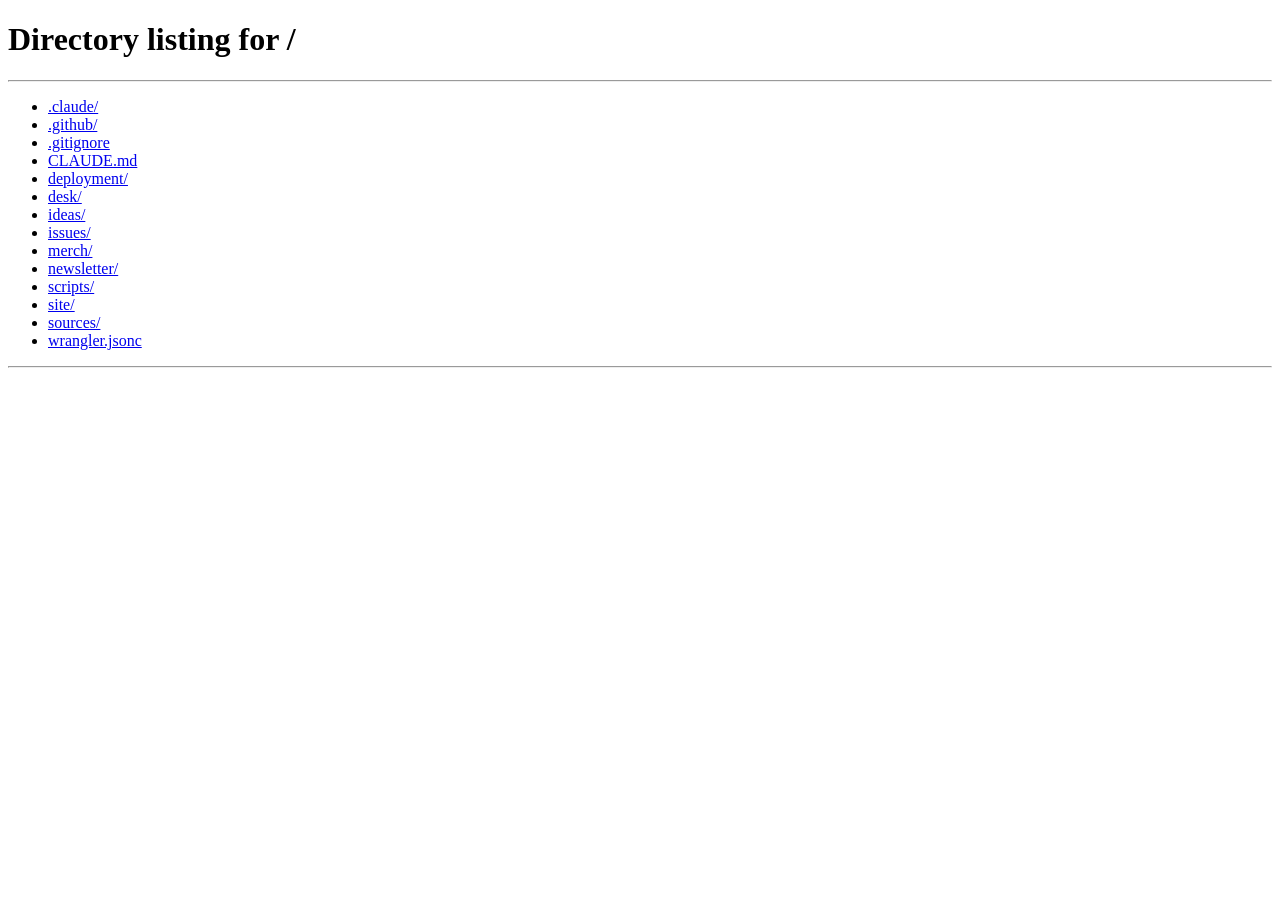
<file: site/archive.html>
<!doctype html>
<html lang="en">
<head>
<meta charset="utf-8">
<meta name="viewport" content="width=device-width, initial-scale=1">
<meta http-equiv="refresh" content="0; url=/">
<link rel="canonical" href="https://eastlakeviewledger.com/">
<title>The East Lakeview Ledger</title>
</head>
<body>
<p>All issues are now on <a href="/">the East Lakeview Ledger homepage</a>.</p>
<script>window.location.replace("/");</script>
</body>
</html>
</file>
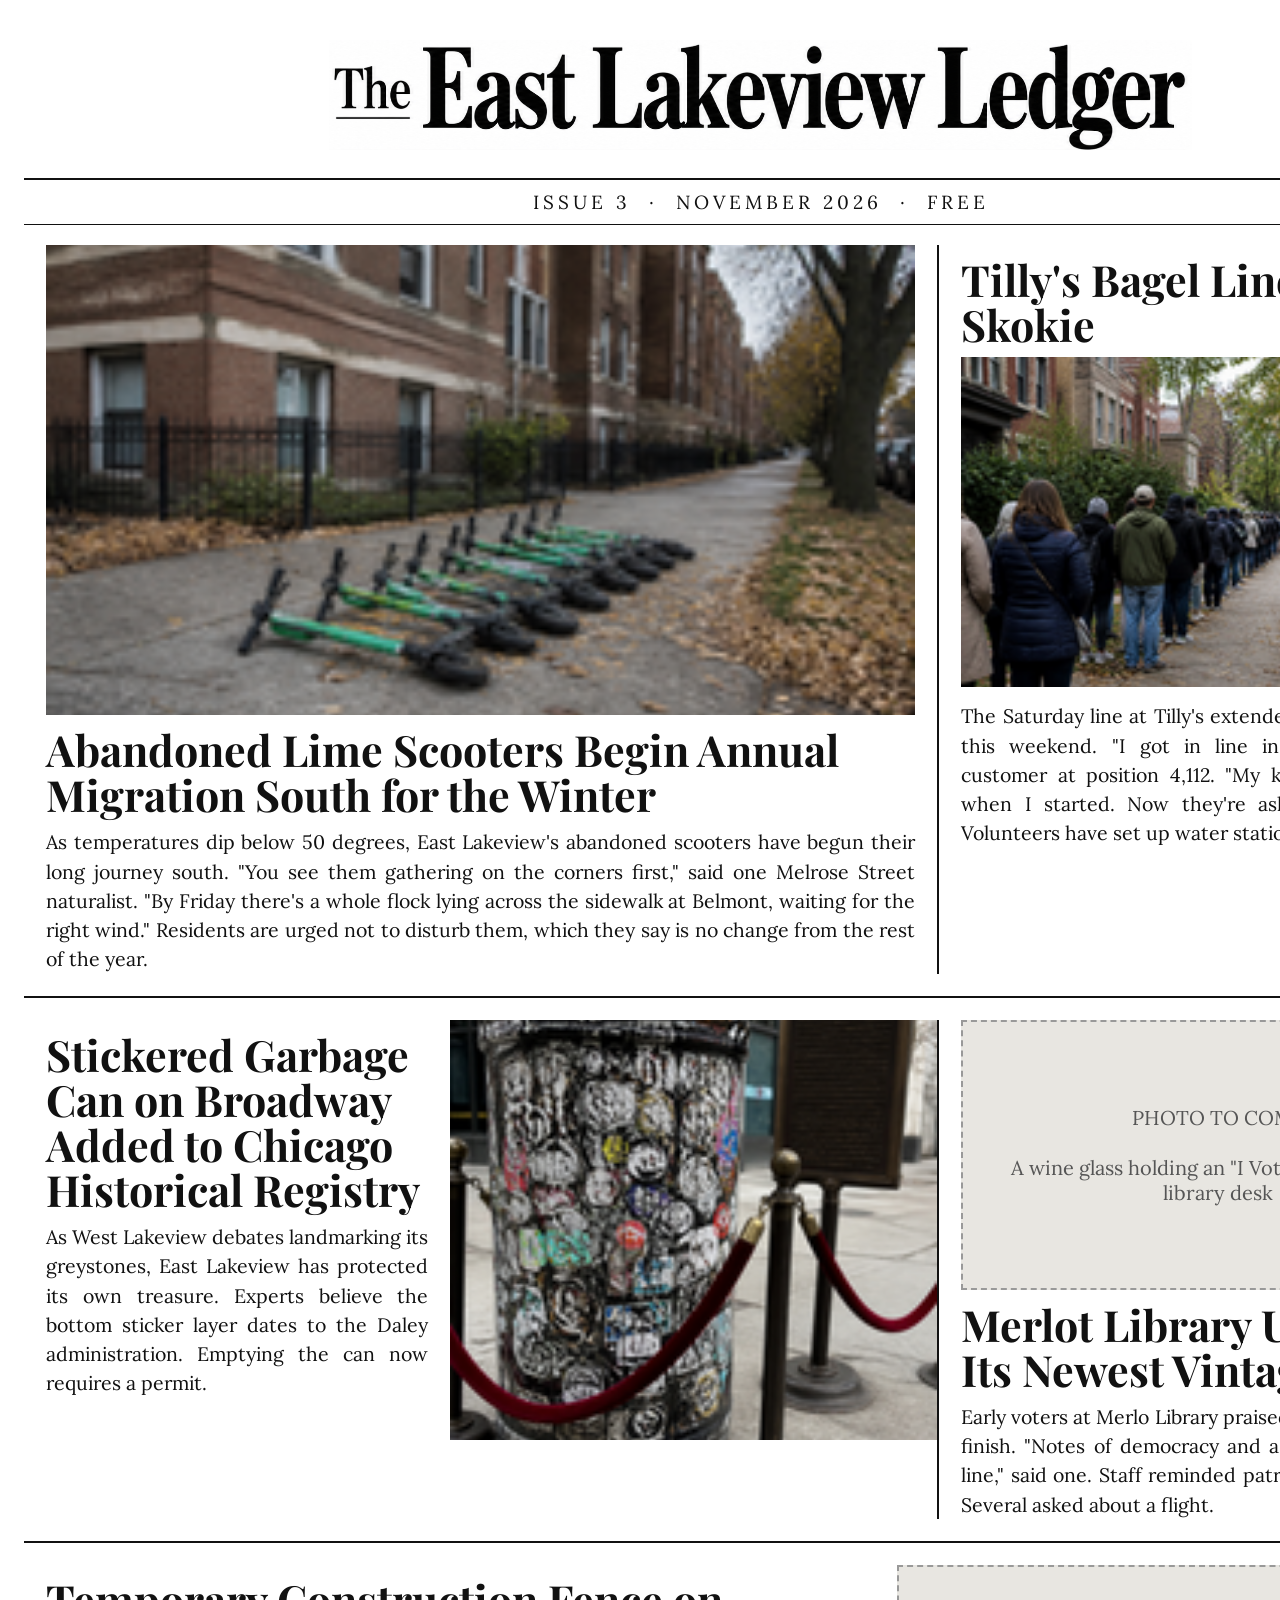
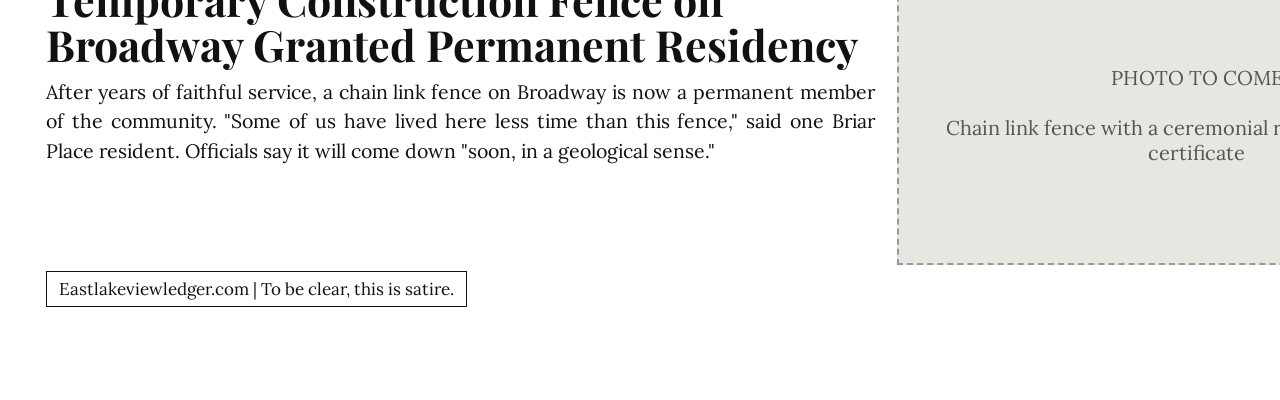
<file: issues/2026-11/front-page.html>
<!doctype html><html><head><meta charset="utf-8">
<link href="https://fonts.googleapis.com/css2?family=Playfair+Display:wght@700&family=Lora:wght@400;700&display=swap" rel="stylesheet">
<style>
*{box-sizing:border-box;margin:0}
body{width:1521px;height:2000px;background:#fff;color:#111;font-family:Lora,Georgia,serif;padding:40px 24px}
.mast{text-align:center}.mast img{height:110px}
.issue{border-top:2px solid #111;border-bottom:1px solid #111;margin:24px 0 20px;padding:10px 0;text-align:center;letter-spacing:4px;font-size:19px}
h2{font-family:'Playfair Display',Georgia,serif;font-size:43px;line-height:1.05;margin:12px 0 10px}
p{font-size:19.5px;line-height:1.5;text-align:justify}
.grid{display:grid;grid-template-columns:62% 38%;}
.c{padding:0 22px}.c+.c{border-left:2px solid #111}
.row{border-bottom:2px solid #111;padding-bottom:22px;margin-bottom:22px}
.img{width:100%;object-fit:cover;display:block}
.ph{background:#e8e6e1;border:2px dashed #999;display:flex;align-items:center;justify-content:center;text-align:center;padding:30px;font-size:20px;color:#555}
.split{display:grid;grid-template-columns:44% 56%;gap:22px;align-items:start}
.foot{display:inline-block;border:1px solid #111;padding:6px 12px;font-size:17px;margin-top:6px}
</style></head><body>
<div class="mast"><img src="img/masthead.png"></div>
<div class="issue">ISSUE 3 &nbsp;·&nbsp; NOVEMBER 2026 &nbsp;·&nbsp; FREE</div>

<div class="grid row">
 <div class="c">
  <img class="img" src="img/scooters.png" style="height:470px">
  <h2>Abandoned Lime Scooters Begin Annual Migration South for the Winter</h2>
  <p>As temperatures dip below 50 degrees, East Lakeview's abandoned scooters have begun their long journey south. "You see them gathering on the corners first," said one Melrose Street naturalist. "By Friday there's a whole flock lying across the sidewalk at Belmont, waiting for the right wind." Residents are urged not to disturb them, which they say is no change from the rest of the year.</p>
 </div>
 <div class="c">
  <h2>Tilly's Bagel Line Reaches Skokie</h2>
  <img class="img" src="img/bagel-line.png" style="height:330px">
  <p style="margin-top:14px">The Saturday line at Tilly's extended past the city limits this weekend. "I got in line in October," said one customer at position 4,112. "My kids were in strollers when I started. Now they're asking about colleges." Volunteers have set up water stations every half mile.</p>
 </div>
</div>

<div class="grid row">
 <div class="c"><div class="split">
  <div><h2>Stickered Garbage Can on Broadway Added to Chicago Historical Registry</h2>
  <p>As West Lakeview debates landmarking its greystones, East Lakeview has protected its own treasure. Experts believe the bottom sticker layer dates to the Daley administration. Emptying the can now requires a permit.</p></div>
  <img class="img" src="img/garbage-can.png" style="height:420px">
 </div></div>
 <div class="c">
  <div class="ph" style="height:270px">PHOTO TO COME<br><br>A wine glass holding an "I Voted" sticker on a library desk</div>
  <h2>Merlot Library Uncorks Its Newest Vintage</h2>
  <p>Early voters at Merlo Library praised this year's bold civic finish. "Notes of democracy and a long finish from the line," said one. Staff reminded patrons there is no wine. Several asked about a flight.</p>
 </div>
</div>

<div>
 <div class="c"><div class="split" style="grid-template-columns:58% 42%">
  <div><h2>Temporary Construction Fence on Broadway Granted Permanent Residency</h2>
  <p>After years of faithful service, a chain link fence on Broadway is now a permanent member of the community. "Some of us have lived here less time than this fence," said one Briar Place resident. Officials say it will come down "soon, in a geological sense."</p></div>
  <div class="ph" style="height:300px">PHOTO TO COME<br><br>Chain link fence with a ceremonial ribbon and framed certificate</div>
 </div>
 <div class="foot">Eastlakeviewledger.com | To be clear, this is satire.</div></div>
</div>
</body></html>
</file>
